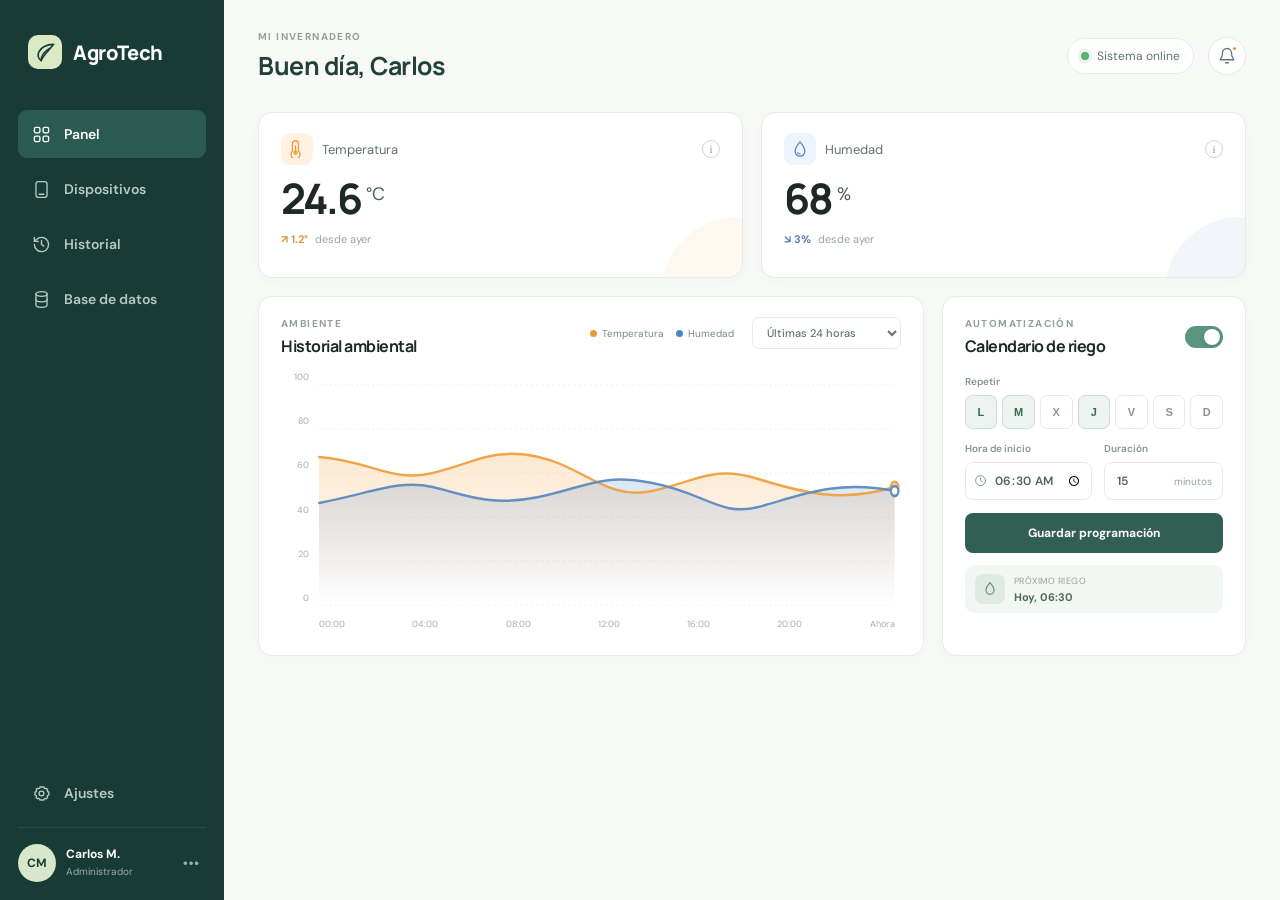
<file: agrotech etapa 3/index.html>
<!DOCTYPE html>
<html lang="es">
<head>
  <meta charset="UTF-8">
  <meta name="viewport" content="width=device-width, initial-scale=1.0">
  <title>AgroTech | Panel de control</title>
  <link rel="preconnect" href="https://fonts.googleapis.com">
  <link rel="preconnect" href="https://fonts.gstatic.com" crossorigin>
  <link href="https://fonts.googleapis.com/css2?family=DM+Sans:wght@400;500;600;700&family=Manrope:wght@600;700;800&display=swap" rel="stylesheet">
  <link rel="stylesheet" href="styles.css">
</head>
<body>
  <aside class="sidebar">
    <div class="brand">
      <div class="brand-mark">
        <svg viewBox="0 0 24 24" aria-hidden="true"><path d="M20.5 3.5C13 3.7 7.4 6.8 5.1 11.4c-1.7 3.4-.6 7.3 2.3 9.1 3.1-6.6 7.7-10.2 13.1-17Z"/><path d="M7.4 20.5c0-5.4 3-9.5 8.9-12.8"/></svg>
      </div>
      <span>AgroTech</span>
    </div>

    <nav class="nav" aria-label="Navegación principal">
      <button class="nav-item active" aria-label="Panel">
        <svg viewBox="0 0 24 24"><rect x="3" y="3" width="7" height="7" rx="2"/><rect x="14" y="3" width="7" height="7" rx="2"/><rect x="3" y="14" width="7" height="7" rx="2"/><rect x="14" y="14" width="7" height="7" rx="2"/></svg>
        <span>Panel</span>
      </button>
      <button class="nav-item" aria-label="Dispositivos">
        <svg viewBox="0 0 24 24"><rect x="5" y="2" width="14" height="20" rx="3"/><path d="M9 18h6"/></svg>
        <span>Dispositivos</span>
      </button>
      <button class="nav-item" aria-label="Historial">
        <svg viewBox="0 0 24 24"><path d="M3 12a9 9 0 1 0 3-6.7L3 8"/><path d="M3 3v5h5M12 7v5l3 2"/></svg>
        <span>Historial</span>
      </button>
      <a href="database.html" class="nav-item" aria-label="Modelo de datos" style="text-decoration:none">
        <svg viewBox="0 0 24 24"><ellipse cx="12" cy="5" rx="7" ry="3"/><path d="M5 5v7c0 1.7 3.1 3 7 3s7-1.3 7-3V5"/><path d="M5 12v7c0 1.7 3.1 3 7 3s7-1.3 7-3v-7"/></svg>
        <span>Base de datos</span>
      </a>
    </nav>

    <div class="sidebar-footer">
      <button class="nav-item">
        <svg viewBox="0 0 24 24"><circle cx="12" cy="12" r="3"/><path d="M19.4 15a1.7 1.7 0 0 0 .3 1.9l.1.1-1.8 1.8-.1-.1a1.7 1.7 0 0 0-1.9-.3 1.7 1.7 0 0 0-1 1.6v.2H10V20a1.7 1.7 0 0 0-1-1.6 1.7 1.7 0 0 0-1.9.3l-.1.1L5.2 17l.1-.1a1.7 1.7 0 0 0 .3-1.9A1.7 1.7 0 0 0 4 14H3.8v-4H4a1.7 1.7 0 0 0 1.6-1 1.7 1.7 0 0 0-.3-1.9L5.2 7 7 5.2l.1.1A1.7 1.7 0 0 0 9 5.6a1.7 1.7 0 0 0 1-1.6v-.2H15V4a1.7 1.7 0 0 0 1 1.6 1.7 1.7 0 0 0 1.9-.3l.1-.1L19.8 7l-.1.1a1.7 1.7 0 0 0-.3 1.9 1.7 1.7 0 0 0 1.6 1h.2v4H21a1.7 1.7 0 0 0-1.6 1Z"/></svg>
        <span>Ajustes</span>
      </button>
      <div class="profile">
        <div class="avatar">CM</div>
        <div><strong>Carlos M.</strong><small>Administrador</small></div>
        <button class="profile-more" aria-label="Más opciones">•••</button>
      </div>
    </div>
  </aside>

  <main class="main">
    <header class="topbar">
      <div>
        <p class="eyebrow">Mi invernadero</p>
        <h1>Buen día, Carlos</h1>
      </div>
      <div class="header-actions">
        <div class="status"><i></i> Sistema online</div>
        <button class="icon-button notification" aria-label="Notificaciones">
          <svg viewBox="0 0 24 24"><path d="M18 8a6 6 0 0 0-12 0c0 7-3 7-3 9h18c0-2-3-2-3-9ZM10 21h4"/></svg>
          <span></span>
        </button>
      </div>
    </header>

    <section class="metrics" aria-label="Lecturas ambientales actuales">
      <article class="metric-card temperature">
        <div class="metric-heading">
          <div class="metric-icon">
            <svg viewBox="0 0 24 24"><path d="M14 14.8V5a4 4 0 0 0-8 0v9.8a6 6 0 1 0 8 0Z"/><path d="M10 8v9"/><circle cx="10" cy="17" r="2"/></svg>
          </div>
          <span>Temperatura</span>
          <button aria-label="Información de temperatura" class="info">i</button>
        </div>
        <div class="metric-value"><strong>24.6</strong><span>°C</span></div>
        <div class="metric-footer"><span class="trend warm">↗ 1.2°</span><span>desde ayer</span></div>
      </article>

      <article class="metric-card humidity">
        <div class="metric-heading">
          <div class="metric-icon">
            <svg viewBox="0 0 24 24"><path d="M12 2.5S5.5 10 5.5 15a6.5 6.5 0 1 0 13 0C18.5 10 12 2.5 12 2.5Z"/><path d="M9 17c.7 1 1.7 1.5 3 1.5"/></svg>
          </div>
          <span>Humedad</span>
          <button aria-label="Información de humedad" class="info">i</button>
        </div>
        <div class="metric-value"><strong>68</strong><span>%</span></div>
        <div class="metric-footer"><span class="trend blue">↘ 3%</span><span>desde ayer</span></div>
      </article>
    </section>

    <section class="content-grid">
      <article class="card chart-card">
        <div class="card-header">
          <div>
            <p class="eyebrow">Ambiente</p>
            <h2>Historial ambiental</h2>
          </div>
          <div class="chart-controls">
            <div class="legend"><span><i class="temp-dot"></i>Temperatura</span><span><i class="humid-dot"></i>Humedad</span></div>
            <select id="rangeSelect" aria-label="Periodo del historial">
              <option>Últimas 24 horas</option>
              <option>Últimos 7 días</option>
              <option>Últimos 30 días</option>
            </select>
          </div>
        </div>
        <div class="chart-wrap">
          <div class="y-labels"><span>100</span><span>80</span><span>60</span><span>40</span><span>20</span><span>0</span></div>
          <svg class="chart" viewBox="0 0 760 230" preserveAspectRatio="none" aria-label="Gráfico de temperatura y humedad">
            <g class="grid-lines">
              <line x1="0" y1="10" x2="760" y2="10"/><line x1="0" y1="54" x2="760" y2="54"/>
              <line x1="0" y1="98" x2="760" y2="98"/><line x1="0" y1="142" x2="760" y2="142"/>
              <line x1="0" y1="186" x2="760" y2="186"/><line x1="0" y1="230" x2="760" y2="230"/>
            </g>
            <defs>
              <linearGradient id="areaOrange" x1="0" y1="0" x2="0" y2="1"><stop offset="0%" stop-color="#f2a33a" stop-opacity=".24"/><stop offset="100%" stop-color="#f2a33a" stop-opacity="0"/></linearGradient>
              <linearGradient id="areaBlue" x1="0" y1="0" x2="0" y2="1"><stop offset="0%" stop-color="#3a78d1" stop-opacity=".18"/><stop offset="100%" stop-color="#3a78d1" stop-opacity="0"/></linearGradient>
            </defs>
            <path class="area orange-area" d="M0 82 C70 86 95 108 150 98 S230 72 290 82 S380 126 440 116 S520 90 580 104 S690 128 760 112 L760 230 L0 230Z"/>
            <path class="area blue-area" d="M0 128 C70 118 105 104 150 112 S225 132 290 122 S370 98 440 108 S530 142 580 132 S680 104 760 116 L760 230 L0 230Z"/>
            <path class="line orange-line" d="M0 82 C70 86 95 108 150 98 S230 72 290 82 S380 126 440 116 S520 90 580 104 S690 128 760 112"/>
            <path class="line blue-line" d="M0 128 C70 118 105 104 150 112 S225 132 290 122 S370 98 440 108 S530 142 580 132 S680 104 760 116"/>
            <g class="last-point"><circle cx="760" cy="112" r="5"/><circle cx="760" cy="116" r="5"/></g>
          </svg>
          <div class="x-labels"><span>00:00</span><span>04:00</span><span>08:00</span><span>12:00</span><span>16:00</span><span>20:00</span><span>Ahora</span></div>
        </div>
      </article>

      <article class="card irrigation-card">
        <div class="card-header irrigation-header">
          <div>
            <p class="eyebrow">Automatización</p>
            <h2>Calendario de riego</h2>
          </div>
          <label class="switch" aria-label="Activar calendario de riego">
            <input type="checkbox" checked>
            <span></span>
          </label>
        </div>
        <div class="schedule">
          <div class="schedule-section">
            <label>Repetir</label>
            <div class="day-picker" id="dayPicker">
              <button data-day="L" class="selected">L</button>
              <button data-day="M" class="selected">M</button>
              <button data-day="X">X</button>
              <button data-day="J" class="selected">J</button>
              <button data-day="V">V</button>
              <button data-day="S">S</button>
              <button data-day="D">D</button>
            </div>
          </div>
          <div class="schedule-section">
            <label for="timeInput">Hora de inicio</label>
            <div class="time-control">
              <svg viewBox="0 0 24 24"><circle cx="12" cy="12" r="9"/><path d="M12 7v5l3 2"/></svg>
              <input id="timeInput" type="time" value="06:30">
            </div>
          </div>
          <div class="schedule-section duration-section">
            <label for="duration">Duración</label>
            <div class="duration-control">
              <input id="duration" type="number" value="15" min="1" max="180">
              <span>minutos</span>
            </div>
          </div>
          <button class="save-button" id="saveSchedule">Guardar programación</button>
        </div>
        <div class="next-watering">
          <div class="water-icon"><svg viewBox="0 0 24 24"><path d="M12 2.5S6 9.3 6 14a6 6 0 0 0 12 0c0-4.7-6-11.5-6-11.5Z"/></svg></div>
          <div><span>Próximo riego</span><strong id="nextWatering">Hoy, 06:30</strong></div>
        </div>
      </article>
    </section>
  </main>
  <div class="toast" id="toast">Programación guardada</div>
  <script src="script.js"></script>
</body>
</html>
</file>
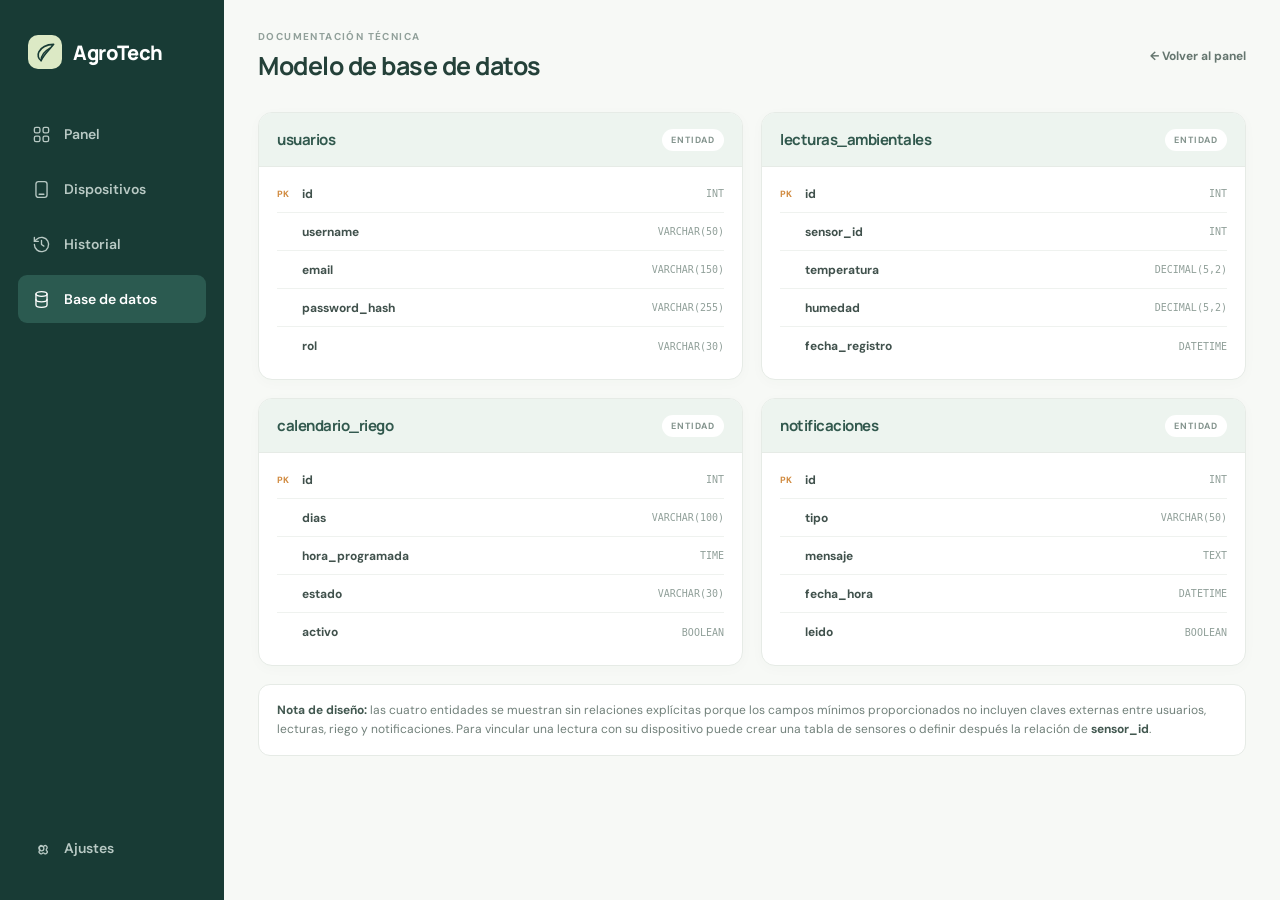
<file: agrotech etapa 3/database.html>
<!DOCTYPE html>
<html lang="es">
<head>
  <meta charset="UTF-8">
  <meta name="viewport" content="width=device-width, initial-scale=1.0">
  <title>AgroTech | Modelo de datos</title>
  <link rel="preconnect" href="https://fonts.googleapis.com">
  <link rel="preconnect" href="https://fonts.gstatic.com" crossorigin>
  <link href="https://fonts.googleapis.com/css2?family=DM+Sans:wght@400;500;600;700&family=Manrope:wght@700;800&display=swap" rel="stylesheet">
  <link rel="stylesheet" href="styles.css">
  <style>
    .database-main { margin-left:224px; min-height:100vh; width:calc(100% - 224px); padding:0 34px 34px; background:#f7f9f6; }
    .database-main .topbar { height:112px; }
    .back-link { color:#65766f; text-decoration:none; font-size:12px; font-weight:700; }
    .back-link:hover { color:#315f53; }
    .database-grid { display:grid; grid-template-columns:repeat(2,minmax(300px,1fr)); gap:18px; }
    .entity { border:1px solid var(--line); border-radius:14px; background:#fff; overflow:hidden; box-shadow:0 3px 14px rgba(40,70,60,.025); }
    .entity-header { height:54px; padding:0 18px; display:flex; align-items:center; justify-content:space-between; background:#edf4ef; border-bottom:1px solid var(--line); }
    .entity-header h2 { font-size:15px; color:#31584d; }
    .badge { border-radius:12px; padding:5px 9px; background:#fff; color:#84948e; font-size:9px; text-transform:uppercase; letter-spacing:.8px; font-weight:700; }
    .fields { padding:8px 18px 14px; }
    .field { min-height:38px; display:grid; grid-template-columns:25px minmax(120px,1fr) minmax(110px,.8fr); align-items:center; border-bottom:1px solid #eff2ef; font-size:12px; }
    .field:last-child { border-bottom:0; }
    .field-key { font-size:9px; font-weight:800; color:#d18b40; }
    .field-name { font-weight:700; color:#40514c; }
    .field-type { color:#91a09a; text-align:right; font-family:ui-monospace,SFMono-Regular,Consolas,monospace; font-size:10px; }
    .notes { margin-top:18px; border:1px solid var(--line); border-radius:12px; background:#fff; padding:16px 18px; color:#71807a; font-size:12px; line-height:1.6; }
    .notes strong { color:#425850; }
    @media (max-width:760px) {
      .database-main { margin-left:72px; width:calc(100% - 72px); padding:0 16px 20px; }
      .database-grid { grid-template-columns:1fr; }
      .database-main .topbar { height:92px; }
    }
  </style>
</head>
<body>
  <aside class="sidebar">
    <div class="brand">
      <div class="brand-mark">
        <svg viewBox="0 0 24 24" aria-hidden="true"><path d="M20.5 3.5C13 3.7 7.4 6.8 5.1 11.4c-1.7 3.4-.6 7.3 2.3 9.1 3.1-6.6 7.7-10.2 13.1-17Z"/><path d="M7.4 20.5c0-5.4 3-9.5 8.9-12.8"/></svg>
      </div>
      <span>AgroTech</span>
    </div>
    <nav class="nav" aria-label="Navegación principal">
      <a href="index.html" class="nav-item" style="text-decoration:none">
        <svg viewBox="0 0 24 24"><rect x="3" y="3" width="7" height="7" rx="2"/><rect x="14" y="3" width="7" height="7" rx="2"/><rect x="3" y="14" width="7" height="7" rx="2"/><rect x="14" y="14" width="7" height="7" rx="2"/></svg>
        <span>Panel</span>
      </a>
      <a href="#" class="nav-item" style="text-decoration:none"><svg viewBox="0 0 24 24"><rect x="5" y="2" width="14" height="20" rx="3"/><path d="M9 18h6"/></svg><span>Dispositivos</span></a>
      <a href="#" class="nav-item" style="text-decoration:none"><svg viewBox="0 0 24 24"><path d="M3 12a9 9 0 1 0 3-6.7L3 8"/><path d="M3 3v5h5M12 7v5l3 2"/></svg><span>Historial</span></a>
      <a href="database.html" class="nav-item active" style="text-decoration:none">
        <svg viewBox="0 0 24 24"><ellipse cx="12" cy="5" rx="7" ry="3"/><path d="M5 5v7c0 1.7 3.1 3 7 3s7-1.3 7-3V5"/><path d="M5 12v7c0 1.7 3.1 3 7 3s7-1.3 7-3v-7"/></svg>
        <span>Base de datos</span>
      </a>
    </nav>
    <div class="sidebar-footer">
      <button class="nav-item"><svg viewBox="0 0 24 24"><circle cx="12" cy="12" r="3"/><path d="M19 15a2 2 0 0 1 .3 2l-1.6 1.6a2 2 0 0 1-2-.3 2 2 0 0 0-3 0 2 2 0 0 1-2 .3L9 17a2 2 0 0 1 .3-2 2 2 0 0 0 0-3 2 2 0 0 1-.3-2l1.6-1.6a2 2 0 0 1 2 .3 2 2 0 0 0 3 0 2 2 0 0 1 2-.3L19 10a2 2 0 0 1-.3 2 2 2 0 0 0 0 3Z"/></svg><span>Ajustes</span></button>
    </div>
  </aside>

  <main class="database-main">
    <header class="topbar">
      <div><p class="eyebrow">Documentación técnica</p><h1>Modelo de base de datos</h1></div>
      <a href="index.html" class="back-link">← Volver al panel</a>
    </header>

    <section class="database-grid" aria-label="Diagrama de entidades relacionales">
      <article class="entity">
        <div class="entity-header"><h2>usuarios</h2><span class="badge">Entidad</span></div>
        <div class="fields">
          <div class="field"><span class="field-key">PK</span><span class="field-name">id</span><span class="field-type">INT</span></div>
          <div class="field"><span class="field-key"></span><span class="field-name">username</span><span class="field-type">VARCHAR(50)</span></div>
          <div class="field"><span class="field-key"></span><span class="field-name">email</span><span class="field-type">VARCHAR(150)</span></div>
          <div class="field"><span class="field-key"></span><span class="field-name">password_hash</span><span class="field-type">VARCHAR(255)</span></div>
          <div class="field"><span class="field-key"></span><span class="field-name">rol</span><span class="field-type">VARCHAR(30)</span></div>
        </div>
      </article>

      <article class="entity">
        <div class="entity-header"><h2>lecturas_ambientales</h2><span class="badge">Entidad</span></div>
        <div class="fields">
          <div class="field"><span class="field-key">PK</span><span class="field-name">id</span><span class="field-type">INT</span></div>
          <div class="field"><span class="field-key"></span><span class="field-name">sensor_id</span><span class="field-type">INT</span></div>
          <div class="field"><span class="field-key"></span><span class="field-name">temperatura</span><span class="field-type">DECIMAL(5,2)</span></div>
          <div class="field"><span class="field-key"></span><span class="field-name">humedad</span><span class="field-type">DECIMAL(5,2)</span></div>
          <div class="field"><span class="field-key"></span><span class="field-name">fecha_registro</span><span class="field-type">DATETIME</span></div>
        </div>
      </article>

      <article class="entity">
        <div class="entity-header"><h2>calendario_riego</h2><span class="badge">Entidad</span></div>
        <div class="fields">
          <div class="field"><span class="field-key">PK</span><span class="field-name">id</span><span class="field-type">INT</span></div>
          <div class="field"><span class="field-key"></span><span class="field-name">dias</span><span class="field-type">VARCHAR(100)</span></div>
          <div class="field"><span class="field-key"></span><span class="field-name">hora_programada</span><span class="field-type">TIME</span></div>
          <div class="field"><span class="field-key"></span><span class="field-name">estado</span><span class="field-type">VARCHAR(30)</span></div>
          <div class="field"><span class="field-key"></span><span class="field-name">activo</span><span class="field-type">BOOLEAN</span></div>
        </div>
      </article>

      <article class="entity">
        <div class="entity-header"><h2>notificaciones</h2><span class="badge">Entidad</span></div>
        <div class="fields">
          <div class="field"><span class="field-key">PK</span><span class="field-name">id</span><span class="field-type">INT</span></div>
          <div class="field"><span class="field-key"></span><span class="field-name">tipo</span><span class="field-type">VARCHAR(50)</span></div>
          <div class="field"><span class="field-key"></span><span class="field-name">mensaje</span><span class="field-type">TEXT</span></div>
          <div class="field"><span class="field-key"></span><span class="field-name">fecha_hora</span><span class="field-type">DATETIME</span></div>
          <div class="field"><span class="field-key"></span><span class="field-name">leido</span><span class="field-type">BOOLEAN</span></div>
        </div>
      </article>
    </section>

    <div class="notes">
      <strong>Nota de diseño:</strong> las cuatro entidades se muestran sin relaciones explícitas porque los campos mínimos proporcionados no incluyen claves externas entre usuarios, lecturas, riego y notificaciones.
      Para vincular una lectura con su dispositivo puede crear una tabla de sensores o definir después la relación de <strong>sensor_id</strong>.
    </div>
  </main>
</body>
</html>
</file>
<file: agrotech etapa 3/styles.css>
:root {
  --green-900:#183b35; --green-800:#215148; --green-700:#2d6759;
  --cream:#f4f7f3; --line:#e6ebe6; --ink:#1d2926; --muted:#7a8883;
  --orange:#e99b3c; --blue:#4e83c7;
}
* { box-sizing:border-box; }
body { margin:0; font-family:"DM Sans",sans-serif; color:var(--ink); background:#edf2ed; min-height:100vh; display:flex; }
.sidebar { position:fixed; inset:0 auto 0 0; width:224px; background:var(--green-900); color:#fff; padding:28px 18px 18px; display:flex; flex-direction:column; z-index:10; }
.brand { height:48px; display:flex; align-items:center; gap:11px; padding:0 10px; font:800 20px "Manrope",sans-serif; letter-spacing:-.4px; }
.brand-mark { width:34px; height:34px; border-radius:10px; background:#dce9c5; display:grid; place-items:center; }
.brand-mark svg { width:23px; fill:none; stroke:var(--green-900); stroke-width:1.7; stroke-linecap:round; stroke-linejoin:round; }
.nav { margin-top:34px; display:grid; gap:7px; }
.nav-item { border:0; width:100%; height:48px; border-radius:9px; background:none; color:#b8c9c4; display:flex; align-items:center; gap:13px; padding:0 14px; font:600 14px "DM Sans",sans-serif; cursor:pointer; text-align:left; transition:.2s; }
.nav-item svg { width:19px; height:19px; fill:none; stroke:currentColor; stroke-width:1.7; stroke-linecap:round; stroke-linejoin:round; }
.nav-item.active { color:#fff; background:#2b5a50; }
.nav-item:hover { color:#fff; background:rgba(255,255,255,.07); }
.sidebar-footer { margin-top:auto; }
.sidebar-footer .nav-item { margin-bottom:10px; }
.profile { border-top:1px solid rgba(255,255,255,.09); padding-top:16px; display:flex; align-items:center; gap:10px; }
.avatar { width:38px; height:38px; border-radius:50%; background:#d8e6c9; color:var(--green-900); display:grid; place-items:center; font-size:12px; font-weight:700; }
.profile div:nth-child(2) { display:grid; line-height:1.25; flex:1; }
.profile strong { font-size:12px; }.profile small { font-size:10px; color:#99ada7; margin-top:4px; }
.profile-more { border:0; background:none; color:#9fb0ab; cursor:pointer; letter-spacing:1px; }
.main { margin-left:224px; width:calc(100% - 224px); min-height:100vh; padding:0 34px 34px; background:#f7f9f6; }
.topbar { height:112px; display:flex; align-items:center; justify-content:space-between; }
.eyebrow { margin:0 0 5px; color:#91a09a; font-size:10px; font-weight:700; text-transform:uppercase; letter-spacing:1.4px; }
h1,h2 { font-family:"Manrope",sans-serif; margin:0; letter-spacing:-.5px; }
h1 { font-size:25px; }.topbar h1 { color:#244139; }
h2 { font-size:16px; }.header-actions { display:flex; align-items:center; gap:14px; }
.status { height:36px; padding:0 13px; border:1px solid var(--line); border-radius:18px; display:flex; align-items:center; gap:8px; background:#fff; font-size:12px; color:#64736e; }
.status i { width:8px; height:8px; border-radius:50%; background:#5cae78; box-shadow:0 0 0 3px #e6f3e9; }
.icon-button { width:38px; height:38px; border-radius:50%; border:1px solid var(--line); background:#fff; display:grid; place-items:center; cursor:pointer; position:relative; }
.icon-button svg { width:18px; fill:none; stroke:#66766f; stroke-width:1.7; stroke-linecap:round; stroke-linejoin:round; }
.notification span { position:absolute; width:7px; height:7px; border-radius:50%; background:#e69442; right:7px; top:7px; border:2px solid #fff; }
.metrics { display:grid; grid-template-columns:repeat(2,minmax(240px,1fr)); gap:18px; }
.metric-card { height:166px; border-radius:14px; border:1px solid var(--line); background:#fff; padding:20px 22px; box-shadow:0 3px 14px rgba(40,70,60,.025); position:relative; overflow:hidden; }
.metric-card:after { content:""; position:absolute; width:150px; height:150px; border-radius:50%; right:-70px; bottom:-90px; opacity:.07; }
.temperature:after { background:var(--orange); }.humidity:after { background:var(--blue); }
.metric-heading { display:flex; align-items:center; gap:9px; font-size:13px; color:#66736f; }
.metric-icon { width:32px; height:32px; border-radius:9px; display:grid; place-items:center; }
.temperature .metric-icon { background:#fff2e2;color:var(--orange); }.humidity .metric-icon { background:#edf4fb;color:var(--blue); }
.metric-icon svg { width:18px; fill:none; stroke:currentColor; stroke-width:1.7; stroke-linecap:round; stroke-linejoin:round; }
.info { margin-left:auto; width:18px; height:18px; border-radius:50%; border:1px solid #ccd4d0; background:#fff; color:#8b9994; font-size:11px; font-family:Georgia,serif; cursor:pointer; }
.metric-value { margin-top:12px; display:flex; align-items:flex-start; }
.metric-value strong { font:700 42px "Manrope",sans-serif; letter-spacing:-2px; line-height:1; }
.metric-value span { font-size:18px; margin:5px 0 0 5px; color:#53625d; }
.metric-footer { margin-top:13px; display:flex; gap:7px; font-size:11px; color:#99a49f; }
.trend { font-weight:700; }.trend.warm { color:#dc9648; }.trend.blue { color:#5a82b5; }
.content-grid { display:grid; grid-template-columns:minmax(0,1.75fr) minmax(280px,.8fr); gap:18px; margin-top:18px; }
.card { border-radius:14px; border:1px solid var(--line); background:#fff; box-shadow:0 3px 14px rgba(40,70,60,.025); }
.chart-card { height:360px; padding:20px 22px 16px; }.irrigation-card { height:360px; padding:20px 22px; }
.card-header { display:flex; align-items:flex-start; justify-content:space-between; }
.chart-controls { display:flex; align-items:center; gap:18px; }
.legend { display:flex; gap:12px; font-size:10px; color:#788680; }
.legend span { display:flex; align-items:center; gap:5px; }.legend i { width:7px;height:7px;border-radius:50%; }
.temp-dot { background:var(--orange); }.humid-dot { background:var(--blue); }
select { border:1px solid var(--line); border-radius:7px; height:32px; padding:0 28px 0 10px; background:#fff; color:#66746f; font:500 11px "DM Sans"; outline:none; }
.chart-wrap { height:278px; position:relative; padding:18px 6px 24px 38px; }
.y-labels { position:absolute; left:0; top:14px; bottom:31px; width:28px; display:flex; flex-direction:column; justify-content:space-between; text-align:right; color:#a4aea9; font-size:9px; }
.chart { width:100%; height:230px; overflow:visible; }.grid-lines line { stroke:#edf0ed; stroke-width:1; stroke-dasharray:3 4; }
.area.orange-area { fill:url(#areaOrange); }.area.blue-area { fill:url(#areaBlue); }
.line { fill:none; stroke-width:2.5; stroke-linecap:round; }.orange-line { stroke:#efa548; }.blue-line { stroke:#668fc1; }
.last-point circle { stroke-width:3; fill:#fff; }.last-point circle:first-child { stroke:#efa548; }.last-point circle:last-child { stroke:#668fc1; }
.x-labels { position:absolute; left:38px; right:6px; bottom:5px; display:flex; justify-content:space-between; color:#a4aea9; font-size:9px; }
.irrigation-header { align-items:center; }
.switch input { display:none; }.switch span { width:38px;height:22px;border-radius:12px;background:#dfe5e1;display:block;position:relative;cursor:pointer;transition:.2s; }
.switch span:after { content:"";position:absolute;width:16px;height:16px;border-radius:50%;background:#fff;left:3px;top:3px;box-shadow:0 1px 4px rgba(0,0,0,.15);transition:.2s; }
.switch input:checked + span { background:#5a967f; }.switch input:checked + span:after { transform:translateX(16px); }
.schedule { display:grid; grid-template-columns:1fr 1fr; gap:13px 12px; margin-top:18px; }
.schedule-section { display:grid; gap:7px; }.schedule-section label { font-size:10px; color:#87958f; font-weight:600; }
.schedule-section:first-child { grid-column:1/-1; }.day-picker { display:grid; grid-template-columns:repeat(7,1fr); gap:5px; }
.day-picker button { height:34px;border-radius:7px;border:1px solid var(--line);background:#fff;color:#87958f;font-size:11px;font-weight:700;cursor:pointer; }
.day-picker button.selected { background:#edf4ef;border-color:#cdded4;color:#356b5b; }
.time-control { height:38px;border:1px solid var(--line);border-radius:8px;display:flex;align-items:center;padding:0 8px;gap:6px; }
.time-control svg { width:16px;fill:none;stroke:#769086;stroke-width:1.7;stroke-linecap:round; }.time-control input { border:0;outline:0;width:100%;font:600 12px "DM Sans";color:#52645e; }
.duration-control { height:38px;border:1px solid var(--line);border-radius:8px;display:flex;align-items:center;padding:0 10px; }
.duration-control input { border:0;width:48px;outline:0;font:600 12px "DM Sans";color:#52645e; }.duration-control span { color:#96a29e;font-size:10px;margin-left:auto; }
.save-button { grid-column:1/-1;height:40px;border:0;border-radius:8px;background:#315f53;color:#fff;font:700 12px "DM Sans";cursor:pointer;transition:.2s; }.save-button:hover { background:#244d43; }
.next-watering { height:48px;border-radius:9px;background:#f3f7f4;margin-top:12px;display:flex;align-items:center;gap:9px;padding:0 10px; }
.water-icon { width:30px;height:30px;border-radius:8px;background:#dfeae5;color:#668d7e;display:grid;place-items:center; }.water-icon svg { width:16px;fill:none;stroke:currentColor;stroke-width:1.7; }
.next-watering div:last-child { display:grid; }.next-watering span { font-size:9px;color:#94a09c;text-transform:uppercase;letter-spacing:.5px; }.next-watering strong { font-size:11px;margin-top:3px;color:#526a62; }
.toast { position:fixed;right:24px;bottom:24px;background:#183b35;color:#fff;padding:12px 18px;border-radius:8px;font-size:12px;opacity:0;transform:translateY(12px);transition:.25s;pointer-events:none;box-shadow:0 8px 24px rgba(0,0,0,.12); }.toast.show { opacity:1;transform:none; }
@media (max-width:1100px) { .content-grid { grid-template-columns:1fr; }.irrigation-card { height:auto; }.main { padding-bottom:20px; }.chart-card { height:350px; } }
@media (max-width:760px) { .sidebar { width:72px;padding:20px 10px; }.brand span,.nav-item span,.profile div:nth-child(2),.profile-more { display:none; }.brand { padding:0 9px; }.nav-item { justify-content:center;padding:0; }.profile { justify-content:center; }.main { margin-left:72px;width:calc(100% - 72px);padding:0 16px 20px; }.metrics { grid-template-columns:1fr; }.metric-card { height:150px; }.content-grid { grid-template-columns:1fr; }.topbar { height:92px; }.status { display:none; }.chart-controls .legend { display:none; }.chart-card { height:330px; }.chart-wrap { height:250px; } }
</file>
